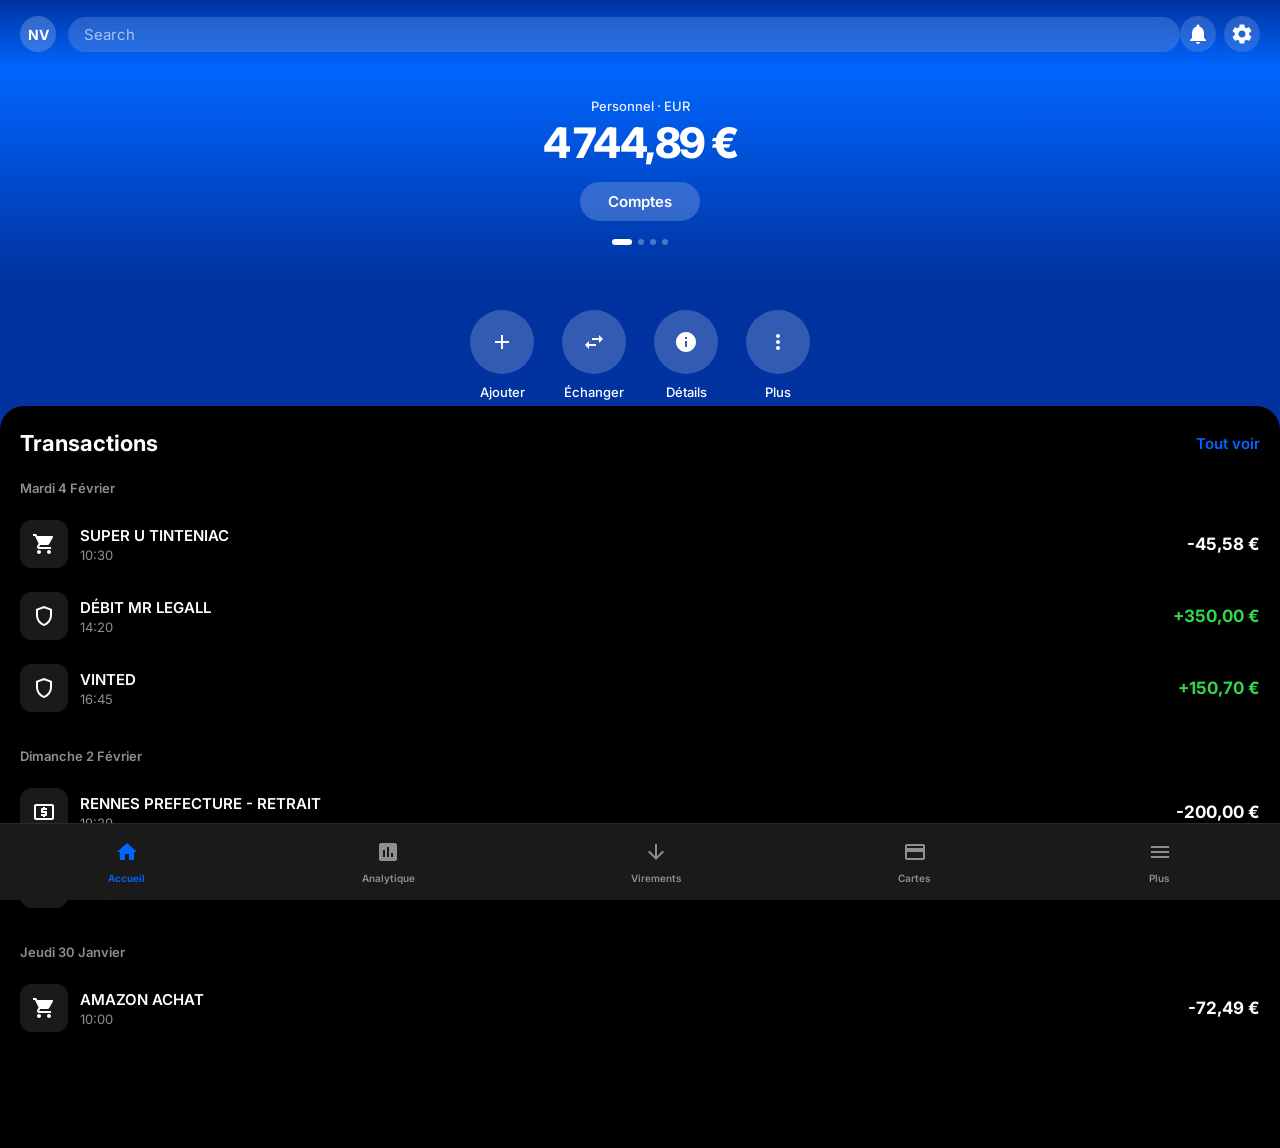
<file: index.html>
<!DOCTYPE html><html lang="fr"><head><meta charset="UTF-8"><meta name="viewport" content="width=device-width,initial-scale=1.0"><title>BankApp</title><link rel="stylesheet" href="styles.css"><style>body{padding-bottom:80px;}</style></head><body><div class="app-header"><div class="header-left"><div class="user-avatar" onclick="window.location.href='profil.html'" id="userAvatar">NV</div><input type="text" class="search-input" placeholder="Search"/></div><div class="header-icons"><div class="header-icon" onclick="window.location.href='notifications.html'" id="hIcon1"></div><div class="header-icon" onclick="window.location.href='menu.html'" id="hIcon2"></div></div></div><div class="balance-section"><div class="account-type">Personnel · EUR</div><div class="main-balance" id="mainBalance">0,00 €</div><button class="accounts-button" onclick="window.location.href='compte.html'">Comptes</button><div class="card-indicators"><div class="card-dot active"></div><div class="card-dot"></div><div class="card-dot"></div><div class="card-dot"></div></div></div><div class="action-buttons"><div class="action-button" onclick="openAddMoneyModal()"><div class="action-circle" id="addIcon"></div><div class="action-label">Ajouter</div></div><div class="action-button" onclick="window.location.href='exchange.html'"><div class="action-circle" id="exchangeIcon"></div><div class="action-label">Échanger</div></div><div class="action-button" onclick="window.location.href='compte.html'"><div class="action-circle" id="detailsIcon"></div><div class="action-label">Détails</div></div><div class="action-button" onclick="window.location.href='menu.html'"><div class="action-circle" id="moreIcon"></div><div class="action-label">Plus</div></div></div><div class="transactions-container"><div class="section-header"><div class="section-title">Transactions</div><a href="transactions.html" class="see-all-link">Tout voir</a></div><div id="transactionsList"></div></div><div id="addMoneyModal" class="modal-overlay hidden"><div class="modal-content"><div class="modal-header"><div class="modal-title">Ajouter de l'argent</div><button class="modal-close" onclick="closeAddMoneyModal()">×</button></div><div style="margin-bottom:20px;"><label style="display:block;font-size:13px;font-weight:600;color:var(--revolut-text-secondary);margin-bottom:8px;">Montant</label><input type="number" id="amountInput" placeholder="0,00" step="0.01" style="font-size:24px;text-align:center;font-weight:700;"/></div><div style="margin-bottom:20px;"><label style="display:block;font-size:13px;font-weight:600;color:var(--revolut-text-secondary);margin-bottom:8px;">Description</label><input type="text" id="descriptionInput" placeholder="Ex: Salaire..."/></div><div style="margin-bottom:20px;"><label style="display:block;font-size:13px;font-weight:600;color:var(--revolut-text-secondary);margin-bottom:8px;">Catégorie</label><select id="categoryInput"><option value="income">Revenu</option><option value="transfer">Virement</option><option value="other">Autre</option></select></div><button class="btn btn-primary" onclick="addMoney()">Confirmer</button></div></div><div class="bottom-nav"><div class="nav-item active" onclick="window.location.href='index.html'"><div id="n1"></div><div class="nav-label">Accueil</div></div><div class="nav-item" onclick="window.location.href='analytics.html'"><div id="n2"></div><div class="nav-label">Analytique</div></div><div class="nav-item" onclick="window.location.href='virement.html'"><div id="n3"></div><div class="nav-label">Virements</div></div><div class="nav-item" onclick="window.location.href='cards.html'"><div id="n4"></div><div class="nav-label">Cartes</div></div><div class="nav-item" onclick="window.location.href='menu.html'"><div id="n5"></div><div class="nav-label">Plus</div></div></div><script src="icons.js"></script><script src="database.js"></script><script>document.getElementById('addIcon').innerHTML=Icons.add;document.getElementById('exchangeIcon').innerHTML=Icons.exchange;document.getElementById('detailsIcon').innerHTML=Icons.details;document.getElementById('moreIcon').innerHTML=Icons.more;document.getElementById('n1').innerHTML=Icons.home;document.getElementById('n2').innerHTML=Icons.stats;document.getElementById('n3').innerHTML=Icons.transfer;document.getElementById('n4').innerHTML=Icons.card;document.getElementById('n5').innerHTML=Icons.menu;document.getElementById('hIcon1').innerHTML=Icons.notifications;document.getElementById('hIcon2').innerHTML=Icons.settings;function loadData(){const user=DB.getUser();document.getElementById('userAvatar').textContent=user.avatar;const totalBalance=DB.getTotalBalance();document.getElementById('mainBalance').textContent=formatCurrency(totalBalance);loadRecentTransactions()}function loadRecentTransactions(){const transactions=DB.getTransactions().slice(0,10);const container=document.getElementById('transactionsList');let currentDate=null;let html='';transactions.forEach(transaction=>{const transactionDate=formatDate(transaction.date);if(transactionDate!==currentDate){html+=`<div class="date-divider">${transactionDate}</div>`;currentDate=transactionDate}const iconName=transaction.category||'shopping';const icon=Icons[iconName]||Icons.shopping;html+=`<div class="transaction-item"><div class="transaction-icon">${icon}</div><div class="transaction-details"><div class="transaction-name">${transaction.description}</div><div class="transaction-time">${formatTime(transaction.date)}</div></div><div class="transaction-amount ${transaction.amount>=0?'positive':'negative'}">${transaction.amount>=0?'+':''}${formatCurrency(transaction.amount)}</div></div>`});container.innerHTML=html}function openAddMoneyModal(){document.getElementById('addMoneyModal').classList.remove('hidden')}function closeAddMoneyModal(){document.getElementById('addMoneyModal').classList.add('hidden');document.getElementById('amountInput').value='';document.getElementById('descriptionInput').value=''}function addMoney(){const amount=parseFloat(document.getElementById('amountInput').value);const description=document.getElementById('descriptionInput').value;const category=document.getElementById('categoryInput').value;if(!amount||!description){showToast('Veuillez remplir tous les champs','error');return}DB.addTransaction({accountId:1,description:description,amount:amount,category:category});showToast('Transaction ajoutée avec succès','success');closeAddMoneyModal();loadData()}window.addEventListener('DOMContentLoaded',loadData);</script></body></html>
</file>
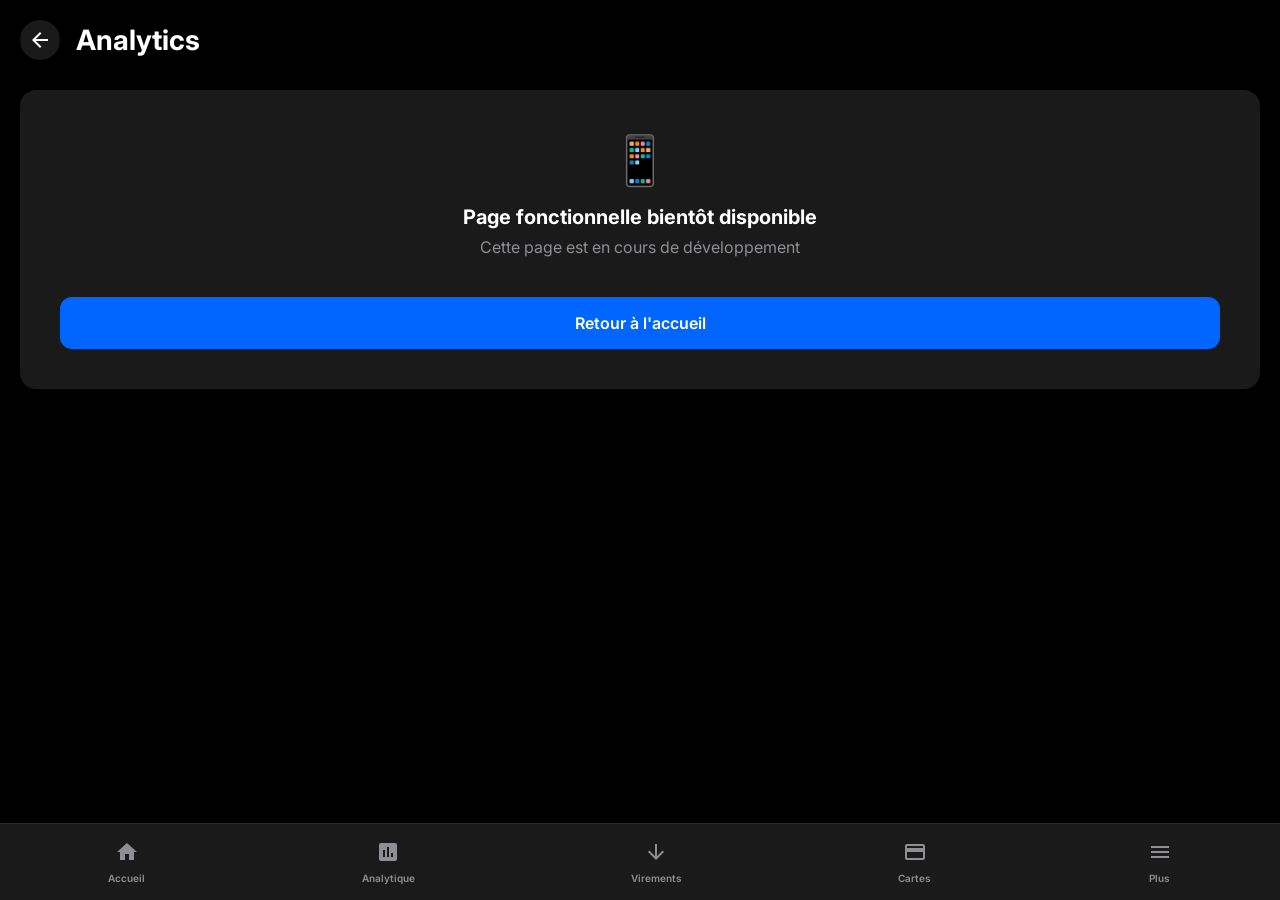
<file: analytics.html>
<!DOCTYPE html>
<html lang="fr">
<head>
<meta charset="UTF-8">
<meta name="viewport" content="width=device-width,initial-scale=1.0">
<title>Analytics</title>
<link rel="stylesheet" href="styles.css">
</head>
<body style="padding:20px;padding-bottom:100px">
<div style="display:flex;align-items:center;gap:16px;margin-bottom:30px">
<button style="width:40px;height:40px;background:var(--revolut-card);border-radius:50%;display:flex;align-items:center;justify-content:center;cursor:pointer;color:white;border:none" onclick="window.location.href='index.html'" id="backBtn"></button>
<div style="font-size:28px;font-weight:700">Analytics</div>
</div>
<div style="background:var(--revolut-card);border-radius:16px;padding:40px;text-align:center">
<div style="font-size:48px;margin-bottom:16px">📱</div>
<div style="font-size:20px;font-weight:700;margin-bottom:8px">Page fonctionnelle bientôt disponible</div>
<div style="color:var(--revolut-text-secondary);margin-bottom:20px">Cette page est en cours de développement</div>
<button class="btn btn-primary" onclick="window.location.href='index.html'" style="margin-top:20px">Retour à l'accueil</button>
</div>
<div class="bottom-nav">
<div class="nav-item" onclick="window.location.href='index.html'"><div id="n1"></div><div class="nav-label">Accueil</div></div>
<div class="nav-item" onclick="window.location.href='analytics.html'"><div id="n2"></div><div class="nav-label">Analytique</div></div>
<div class="nav-item" onclick="window.location.href='virement.html'"><div id="n3"></div><div class="nav-label">Virements</div></div>
<div class="nav-item" onclick="window.location.href='cards.html'"><div id="n4"></div><div class="nav-label">Cartes</div></div>
<div class="nav-item" onclick="window.location.href='menu.html'"><div id="n5"></div><div class="nav-label">Plus</div></div>
</div>
<script src="icons.js"></script>
<script>
document.getElementById('backBtn').innerHTML=Icons.back;
document.getElementById('n1').innerHTML=Icons.home;
document.getElementById('n2').innerHTML=Icons.stats;
document.getElementById('n3').innerHTML=Icons.transfer;
document.getElementById('n4').innerHTML=Icons.card;
document.getElementById('n5').innerHTML=Icons.menu;
</script>
</body>
</html>
</file>
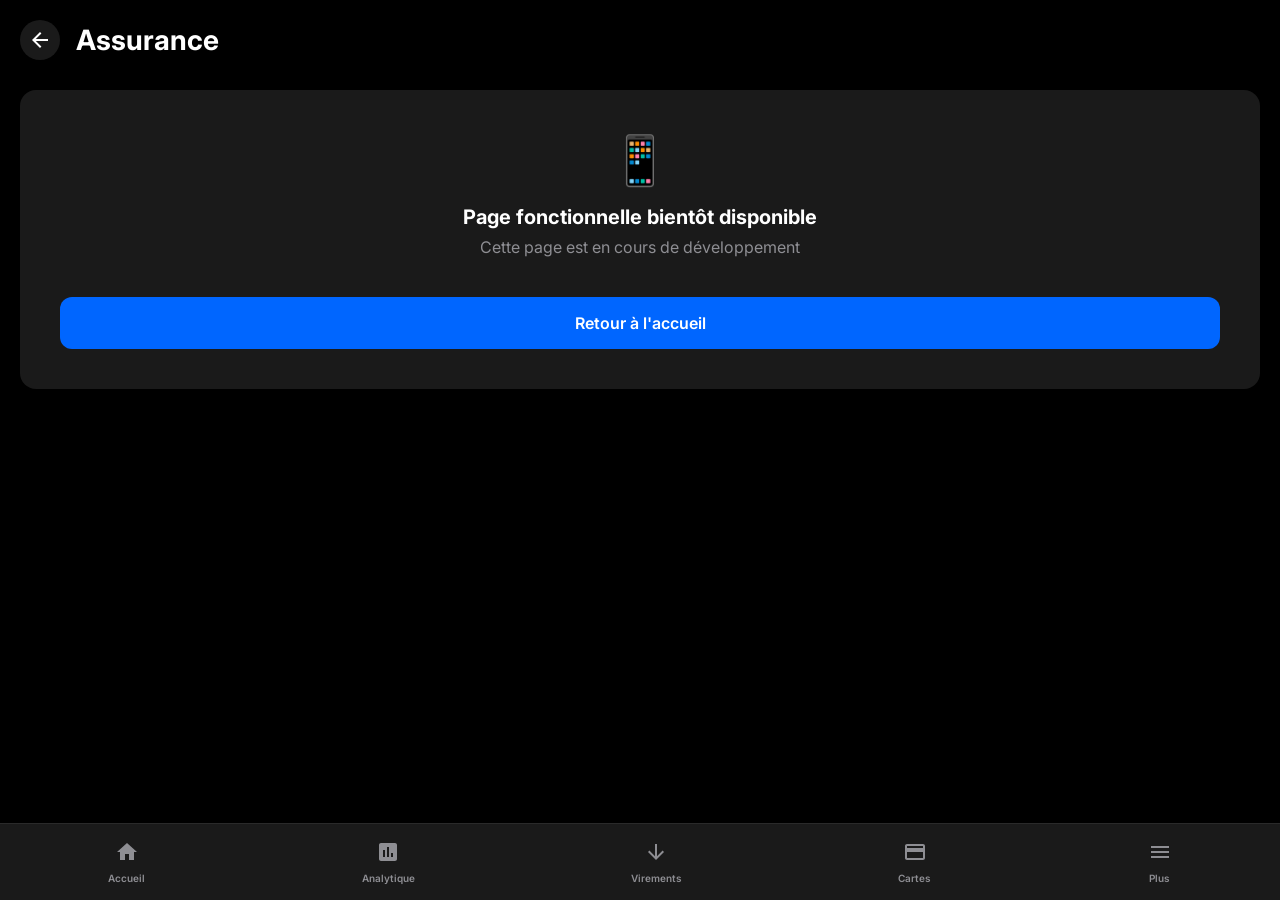
<file: assurance.html>
<!DOCTYPE html>
<html lang="fr">
<head>
<meta charset="UTF-8">
<meta name="viewport" content="width=device-width,initial-scale=1.0">
<title>Assurance</title>
<link rel="stylesheet" href="styles.css">
</head>
<body style="padding:20px;padding-bottom:100px">
<div style="display:flex;align-items:center;gap:16px;margin-bottom:30px">
<button style="width:40px;height:40px;background:var(--revolut-card);border-radius:50%;display:flex;align-items:center;justify-content:center;cursor:pointer;color:white;border:none" onclick="window.location.href='index.html'" id="backBtn"></button>
<div style="font-size:28px;font-weight:700">Assurance</div>
</div>
<div style="background:var(--revolut-card);border-radius:16px;padding:40px;text-align:center">
<div style="font-size:48px;margin-bottom:16px">📱</div>
<div style="font-size:20px;font-weight:700;margin-bottom:8px">Page fonctionnelle bientôt disponible</div>
<div style="color:var(--revolut-text-secondary);margin-bottom:20px">Cette page est en cours de développement</div>
<button class="btn btn-primary" onclick="window.location.href='index.html'" style="margin-top:20px">Retour à l'accueil</button>
</div>
<div class="bottom-nav">
<div class="nav-item" onclick="window.location.href='index.html'"><div id="n1"></div><div class="nav-label">Accueil</div></div>
<div class="nav-item" onclick="window.location.href='analytics.html'"><div id="n2"></div><div class="nav-label">Analytique</div></div>
<div class="nav-item" onclick="window.location.href='virement.html'"><div id="n3"></div><div class="nav-label">Virements</div></div>
<div class="nav-item" onclick="window.location.href='cards.html'"><div id="n4"></div><div class="nav-label">Cartes</div></div>
<div class="nav-item" onclick="window.location.href='menu.html'"><div id="n5"></div><div class="nav-label">Plus</div></div>
</div>
<script src="icons.js"></script>
<script>
document.getElementById('backBtn').innerHTML=Icons.back;
document.getElementById('n1').innerHTML=Icons.home;
document.getElementById('n2').innerHTML=Icons.stats;
document.getElementById('n3').innerHTML=Icons.transfer;
document.getElementById('n4').innerHTML=Icons.card;
document.getElementById('n5').innerHTML=Icons.menu;
</script>
</body>
</html>
</file>
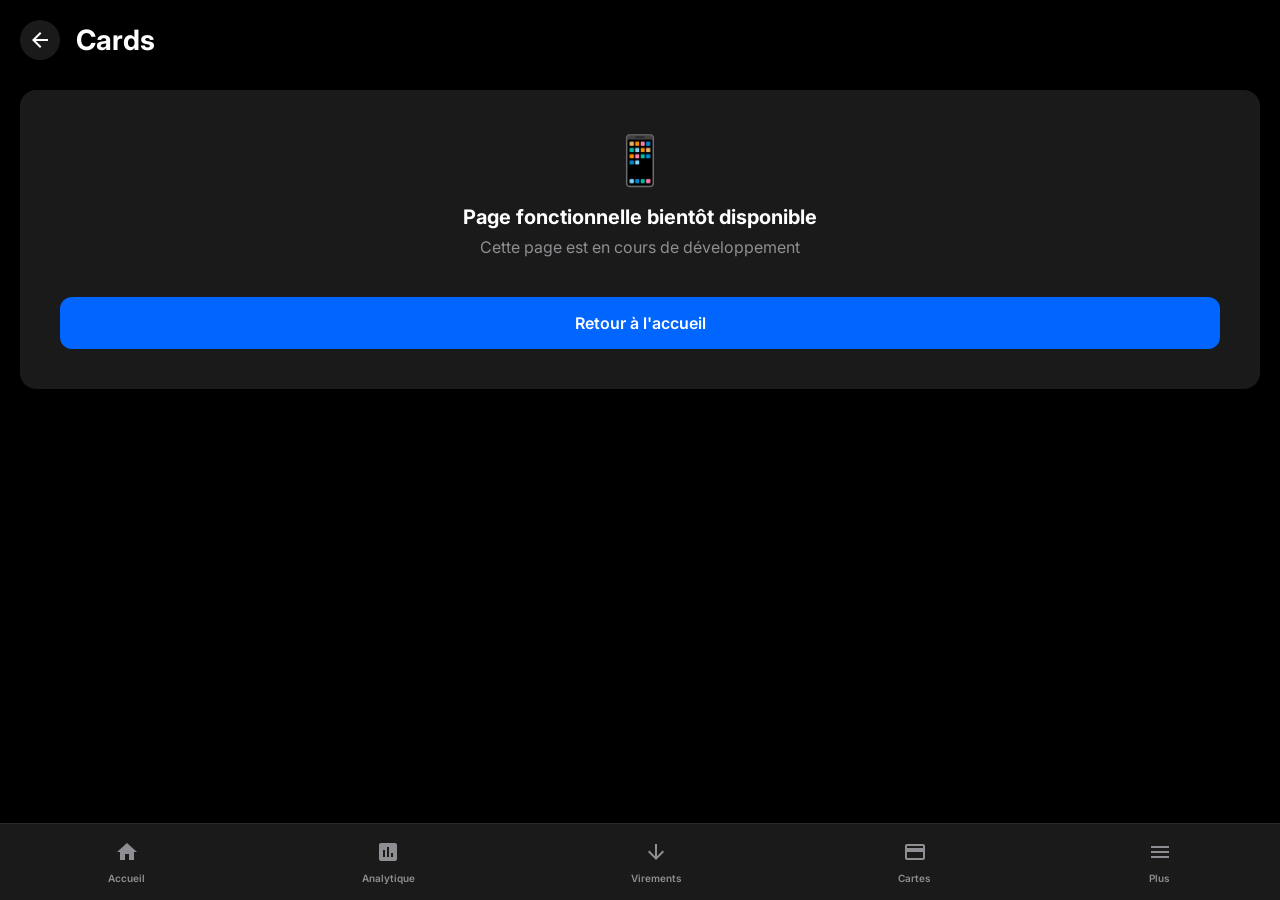
<file: cards.html>
<!DOCTYPE html>
<html lang="fr">
<head>
<meta charset="UTF-8">
<meta name="viewport" content="width=device-width,initial-scale=1.0">
<title>Cards</title>
<link rel="stylesheet" href="styles.css">
</head>
<body style="padding:20px;padding-bottom:100px">
<div style="display:flex;align-items:center;gap:16px;margin-bottom:30px">
<button style="width:40px;height:40px;background:var(--revolut-card);border-radius:50%;display:flex;align-items:center;justify-content:center;cursor:pointer;color:white;border:none" onclick="window.location.href='index.html'" id="backBtn"></button>
<div style="font-size:28px;font-weight:700">Cards</div>
</div>
<div style="background:var(--revolut-card);border-radius:16px;padding:40px;text-align:center">
<div style="font-size:48px;margin-bottom:16px">📱</div>
<div style="font-size:20px;font-weight:700;margin-bottom:8px">Page fonctionnelle bientôt disponible</div>
<div style="color:var(--revolut-text-secondary);margin-bottom:20px">Cette page est en cours de développement</div>
<button class="btn btn-primary" onclick="window.location.href='index.html'" style="margin-top:20px">Retour à l'accueil</button>
</div>
<div class="bottom-nav">
<div class="nav-item" onclick="window.location.href='index.html'"><div id="n1"></div><div class="nav-label">Accueil</div></div>
<div class="nav-item" onclick="window.location.href='analytics.html'"><div id="n2"></div><div class="nav-label">Analytique</div></div>
<div class="nav-item" onclick="window.location.href='virement.html'"><div id="n3"></div><div class="nav-label">Virements</div></div>
<div class="nav-item" onclick="window.location.href='cards.html'"><div id="n4"></div><div class="nav-label">Cartes</div></div>
<div class="nav-item" onclick="window.location.href='menu.html'"><div id="n5"></div><div class="nav-label">Plus</div></div>
</div>
<script src="icons.js"></script>
<script>
document.getElementById('backBtn').innerHTML=Icons.back;
document.getElementById('n1').innerHTML=Icons.home;
document.getElementById('n2').innerHTML=Icons.stats;
document.getElementById('n3').innerHTML=Icons.transfer;
document.getElementById('n4').innerHTML=Icons.card;
document.getElementById('n5').innerHTML=Icons.menu;
</script>
</body>
</html>
</file>
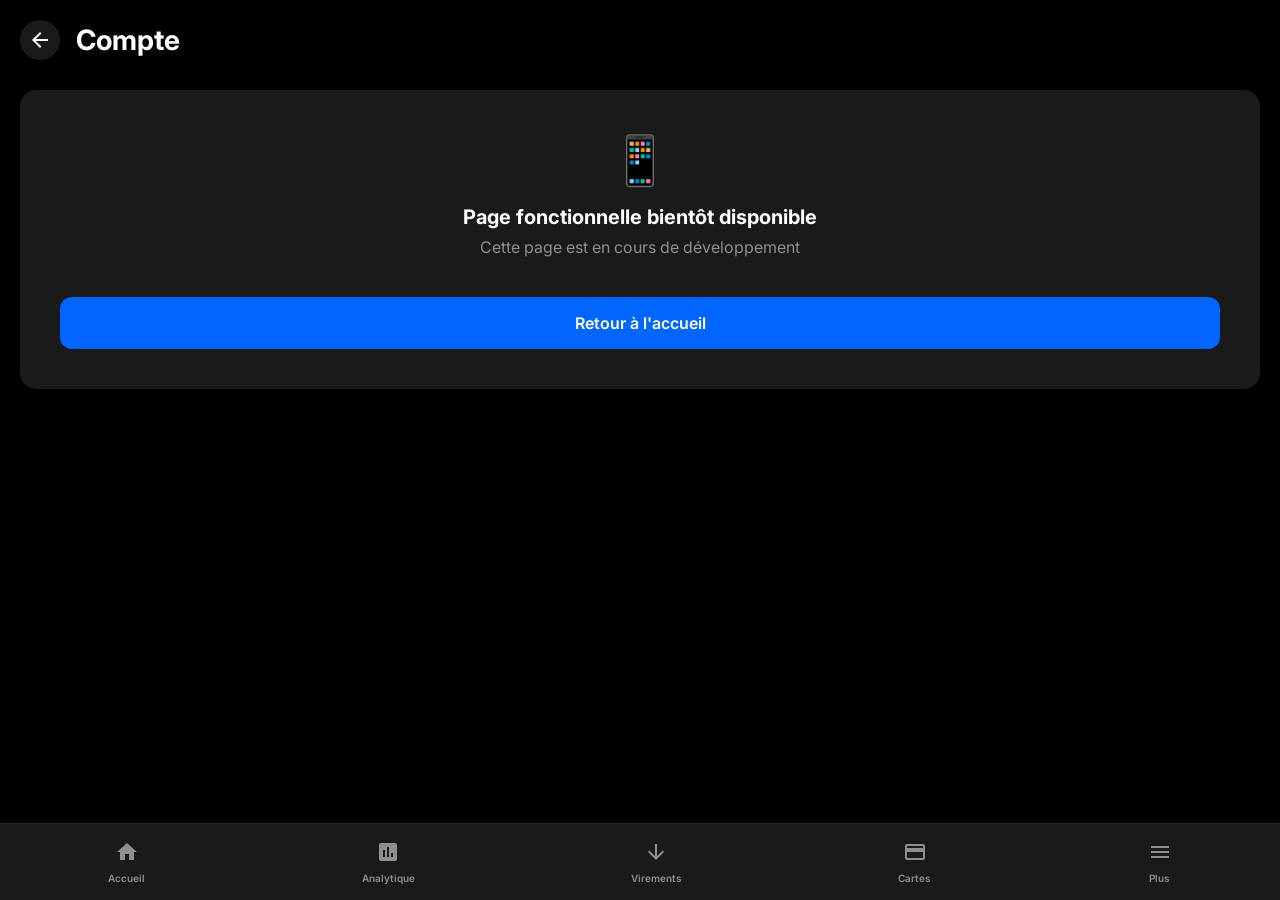
<file: compte.html>
<!DOCTYPE html>
<html lang="fr">
<head>
<meta charset="UTF-8">
<meta name="viewport" content="width=device-width,initial-scale=1.0">
<title>Compte</title>
<link rel="stylesheet" href="styles.css">
</head>
<body style="padding:20px;padding-bottom:100px">
<div style="display:flex;align-items:center;gap:16px;margin-bottom:30px">
<button style="width:40px;height:40px;background:var(--revolut-card);border-radius:50%;display:flex;align-items:center;justify-content:center;cursor:pointer;color:white;border:none" onclick="window.location.href='index.html'" id="backBtn"></button>
<div style="font-size:28px;font-weight:700">Compte</div>
</div>
<div style="background:var(--revolut-card);border-radius:16px;padding:40px;text-align:center">
<div style="font-size:48px;margin-bottom:16px">📱</div>
<div style="font-size:20px;font-weight:700;margin-bottom:8px">Page fonctionnelle bientôt disponible</div>
<div style="color:var(--revolut-text-secondary);margin-bottom:20px">Cette page est en cours de développement</div>
<button class="btn btn-primary" onclick="window.location.href='index.html'" style="margin-top:20px">Retour à l'accueil</button>
</div>
<div class="bottom-nav">
<div class="nav-item" onclick="window.location.href='index.html'"><div id="n1"></div><div class="nav-label">Accueil</div></div>
<div class="nav-item" onclick="window.location.href='analytics.html'"><div id="n2"></div><div class="nav-label">Analytique</div></div>
<div class="nav-item" onclick="window.location.href='virement.html'"><div id="n3"></div><div class="nav-label">Virements</div></div>
<div class="nav-item" onclick="window.location.href='cards.html'"><div id="n4"></div><div class="nav-label">Cartes</div></div>
<div class="nav-item" onclick="window.location.href='menu.html'"><div id="n5"></div><div class="nav-label">Plus</div></div>
</div>
<script src="icons.js"></script>
<script>
document.getElementById('backBtn').innerHTML=Icons.back;
document.getElementById('n1').innerHTML=Icons.home;
document.getElementById('n2').innerHTML=Icons.stats;
document.getElementById('n3').innerHTML=Icons.transfer;
document.getElementById('n4').innerHTML=Icons.card;
document.getElementById('n5').innerHTML=Icons.menu;
</script>
</body>
</html>
</file>
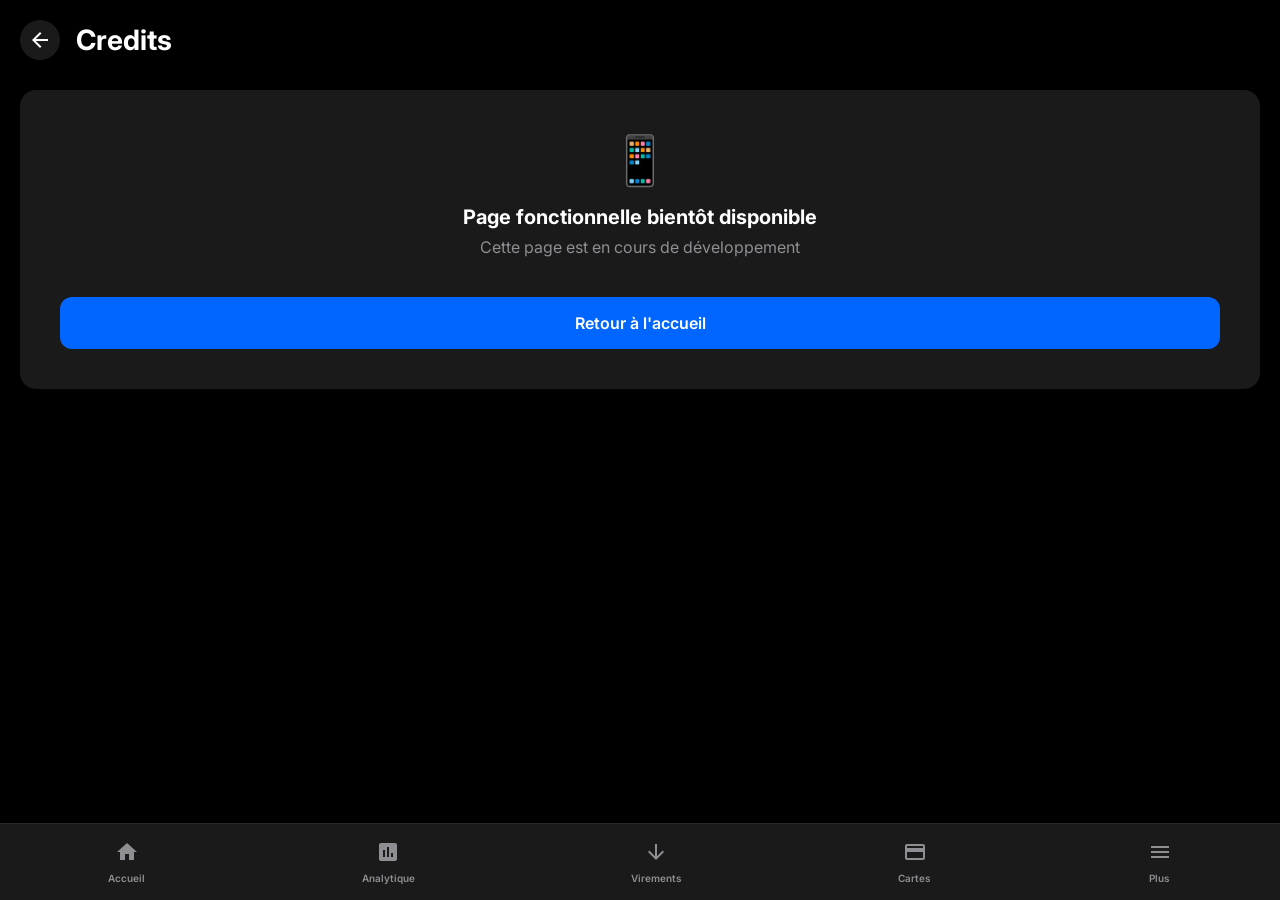
<file: credits.html>
<!DOCTYPE html>
<html lang="fr">
<head>
<meta charset="UTF-8">
<meta name="viewport" content="width=device-width,initial-scale=1.0">
<title>Credits</title>
<link rel="stylesheet" href="styles.css">
</head>
<body style="padding:20px;padding-bottom:100px">
<div style="display:flex;align-items:center;gap:16px;margin-bottom:30px">
<button style="width:40px;height:40px;background:var(--revolut-card);border-radius:50%;display:flex;align-items:center;justify-content:center;cursor:pointer;color:white;border:none" onclick="window.location.href='index.html'" id="backBtn"></button>
<div style="font-size:28px;font-weight:700">Credits</div>
</div>
<div style="background:var(--revolut-card);border-radius:16px;padding:40px;text-align:center">
<div style="font-size:48px;margin-bottom:16px">📱</div>
<div style="font-size:20px;font-weight:700;margin-bottom:8px">Page fonctionnelle bientôt disponible</div>
<div style="color:var(--revolut-text-secondary);margin-bottom:20px">Cette page est en cours de développement</div>
<button class="btn btn-primary" onclick="window.location.href='index.html'" style="margin-top:20px">Retour à l'accueil</button>
</div>
<div class="bottom-nav">
<div class="nav-item" onclick="window.location.href='index.html'"><div id="n1"></div><div class="nav-label">Accueil</div></div>
<div class="nav-item" onclick="window.location.href='analytics.html'"><div id="n2"></div><div class="nav-label">Analytique</div></div>
<div class="nav-item" onclick="window.location.href='virement.html'"><div id="n3"></div><div class="nav-label">Virements</div></div>
<div class="nav-item" onclick="window.location.href='cards.html'"><div id="n4"></div><div class="nav-label">Cartes</div></div>
<div class="nav-item" onclick="window.location.href='menu.html'"><div id="n5"></div><div class="nav-label">Plus</div></div>
</div>
<script src="icons.js"></script>
<script>
document.getElementById('backBtn').innerHTML=Icons.back;
document.getElementById('n1').innerHTML=Icons.home;
document.getElementById('n2').innerHTML=Icons.stats;
document.getElementById('n3').innerHTML=Icons.transfer;
document.getElementById('n4').innerHTML=Icons.card;
document.getElementById('n5').innerHTML=Icons.menu;
</script>
</body>
</html>
</file>
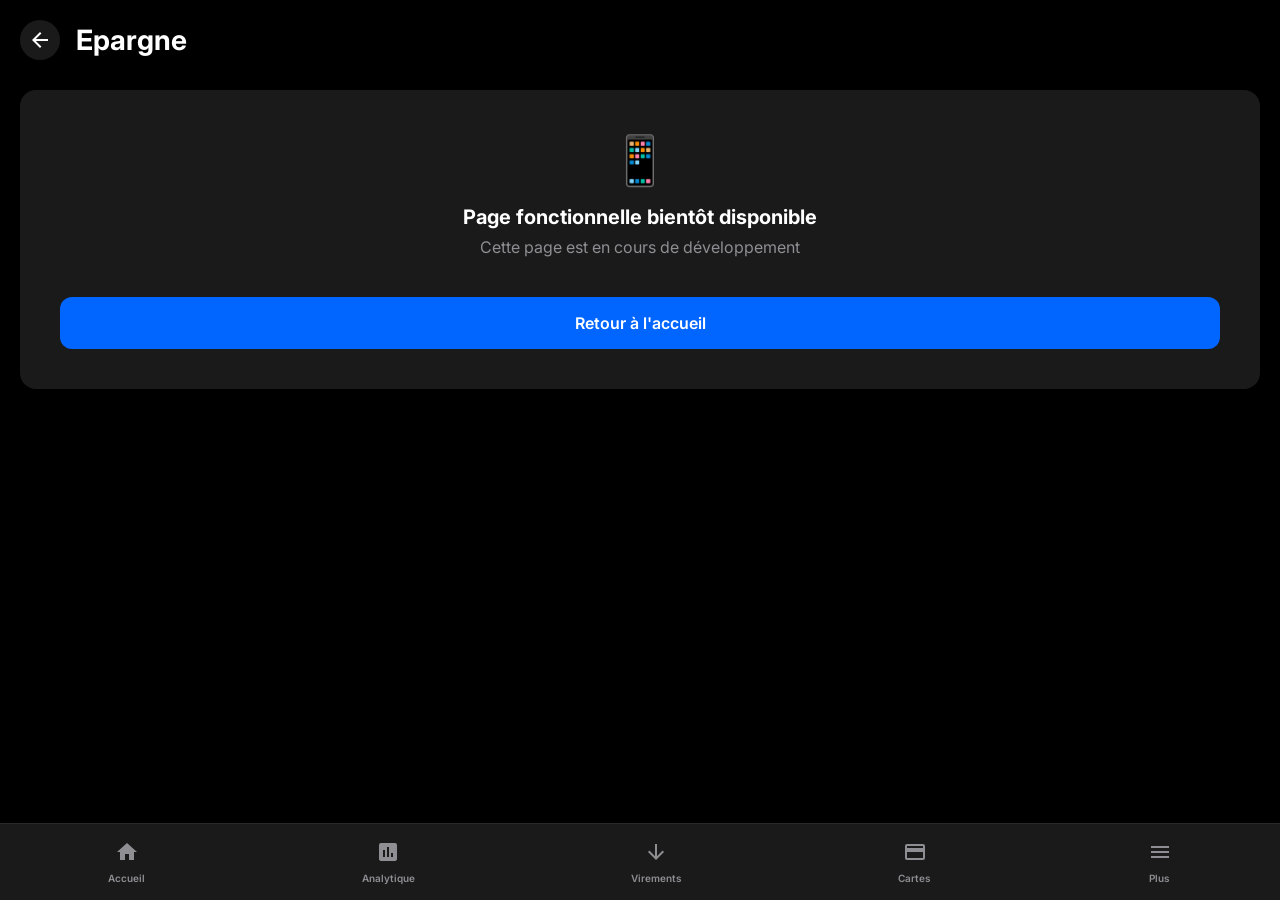
<file: epargne.html>
<!DOCTYPE html>
<html lang="fr">
<head>
<meta charset="UTF-8">
<meta name="viewport" content="width=device-width,initial-scale=1.0">
<title>Epargne</title>
<link rel="stylesheet" href="styles.css">
</head>
<body style="padding:20px;padding-bottom:100px">
<div style="display:flex;align-items:center;gap:16px;margin-bottom:30px">
<button style="width:40px;height:40px;background:var(--revolut-card);border-radius:50%;display:flex;align-items:center;justify-content:center;cursor:pointer;color:white;border:none" onclick="window.location.href='index.html'" id="backBtn"></button>
<div style="font-size:28px;font-weight:700">Epargne</div>
</div>
<div style="background:var(--revolut-card);border-radius:16px;padding:40px;text-align:center">
<div style="font-size:48px;margin-bottom:16px">📱</div>
<div style="font-size:20px;font-weight:700;margin-bottom:8px">Page fonctionnelle bientôt disponible</div>
<div style="color:var(--revolut-text-secondary);margin-bottom:20px">Cette page est en cours de développement</div>
<button class="btn btn-primary" onclick="window.location.href='index.html'" style="margin-top:20px">Retour à l'accueil</button>
</div>
<div class="bottom-nav">
<div class="nav-item" onclick="window.location.href='index.html'"><div id="n1"></div><div class="nav-label">Accueil</div></div>
<div class="nav-item" onclick="window.location.href='analytics.html'"><div id="n2"></div><div class="nav-label">Analytique</div></div>
<div class="nav-item" onclick="window.location.href='virement.html'"><div id="n3"></div><div class="nav-label">Virements</div></div>
<div class="nav-item" onclick="window.location.href='cards.html'"><div id="n4"></div><div class="nav-label">Cartes</div></div>
<div class="nav-item" onclick="window.location.href='menu.html'"><div id="n5"></div><div class="nav-label">Plus</div></div>
</div>
<script src="icons.js"></script>
<script>
document.getElementById('backBtn').innerHTML=Icons.back;
document.getElementById('n1').innerHTML=Icons.home;
document.getElementById('n2').innerHTML=Icons.stats;
document.getElementById('n3').innerHTML=Icons.transfer;
document.getElementById('n4').innerHTML=Icons.card;
document.getElementById('n5').innerHTML=Icons.menu;
</script>
</body>
</html>
</file>
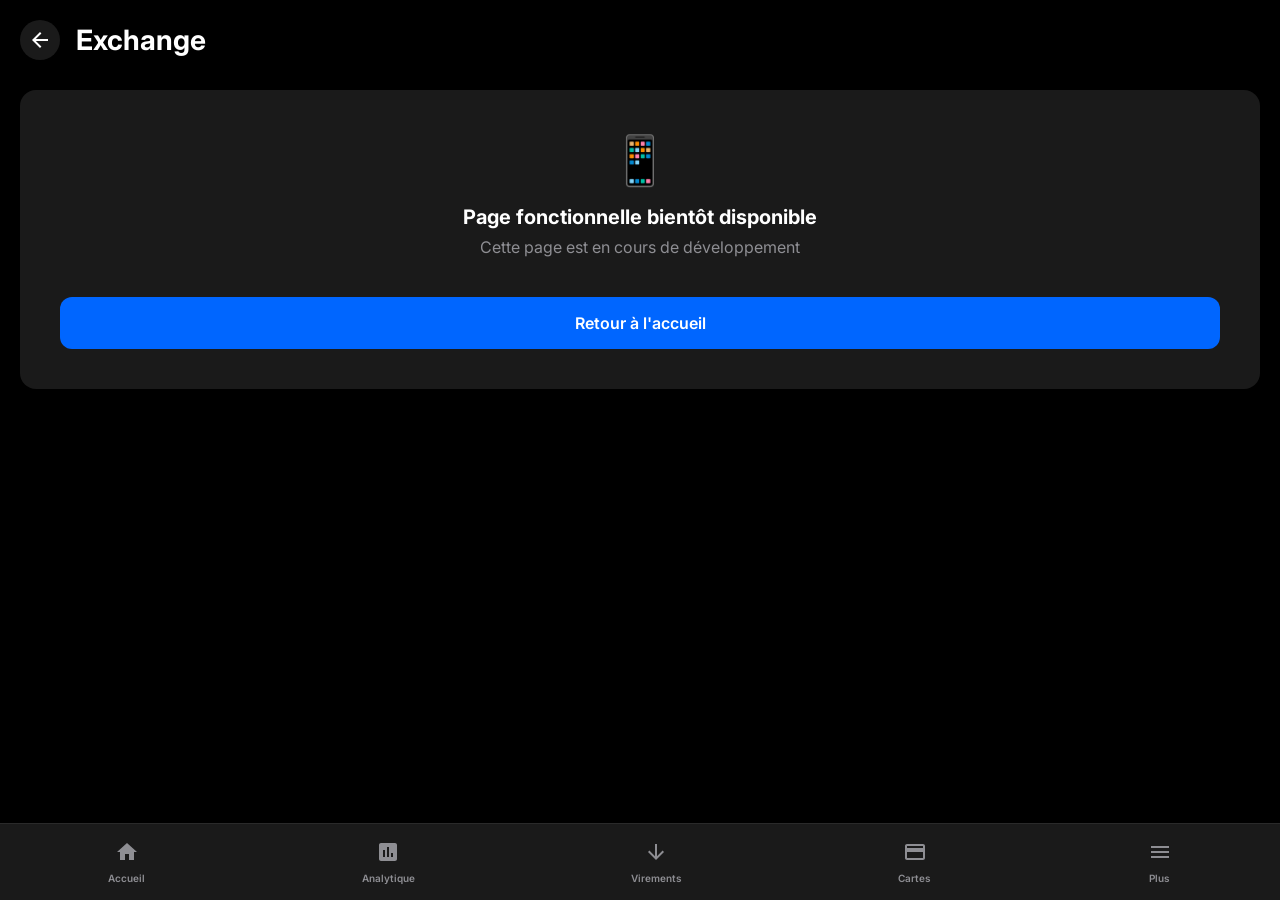
<file: exchange.html>
<!DOCTYPE html>
<html lang="fr">
<head>
<meta charset="UTF-8">
<meta name="viewport" content="width=device-width,initial-scale=1.0">
<title>Exchange</title>
<link rel="stylesheet" href="styles.css">
</head>
<body style="padding:20px;padding-bottom:100px">
<div style="display:flex;align-items:center;gap:16px;margin-bottom:30px">
<button style="width:40px;height:40px;background:var(--revolut-card);border-radius:50%;display:flex;align-items:center;justify-content:center;cursor:pointer;color:white;border:none" onclick="window.location.href='index.html'" id="backBtn"></button>
<div style="font-size:28px;font-weight:700">Exchange</div>
</div>
<div style="background:var(--revolut-card);border-radius:16px;padding:40px;text-align:center">
<div style="font-size:48px;margin-bottom:16px">📱</div>
<div style="font-size:20px;font-weight:700;margin-bottom:8px">Page fonctionnelle bientôt disponible</div>
<div style="color:var(--revolut-text-secondary);margin-bottom:20px">Cette page est en cours de développement</div>
<button class="btn btn-primary" onclick="window.location.href='index.html'" style="margin-top:20px">Retour à l'accueil</button>
</div>
<div class="bottom-nav">
<div class="nav-item" onclick="window.location.href='index.html'"><div id="n1"></div><div class="nav-label">Accueil</div></div>
<div class="nav-item" onclick="window.location.href='analytics.html'"><div id="n2"></div><div class="nav-label">Analytique</div></div>
<div class="nav-item" onclick="window.location.href='virement.html'"><div id="n3"></div><div class="nav-label">Virements</div></div>
<div class="nav-item" onclick="window.location.href='cards.html'"><div id="n4"></div><div class="nav-label">Cartes</div></div>
<div class="nav-item" onclick="window.location.href='menu.html'"><div id="n5"></div><div class="nav-label">Plus</div></div>
</div>
<script src="icons.js"></script>
<script>
document.getElementById('backBtn').innerHTML=Icons.back;
document.getElementById('n1').innerHTML=Icons.home;
document.getElementById('n2').innerHTML=Icons.stats;
document.getElementById('n3').innerHTML=Icons.transfer;
document.getElementById('n4').innerHTML=Icons.card;
document.getElementById('n5').innerHTML=Icons.menu;
</script>
</body>
</html>
</file>
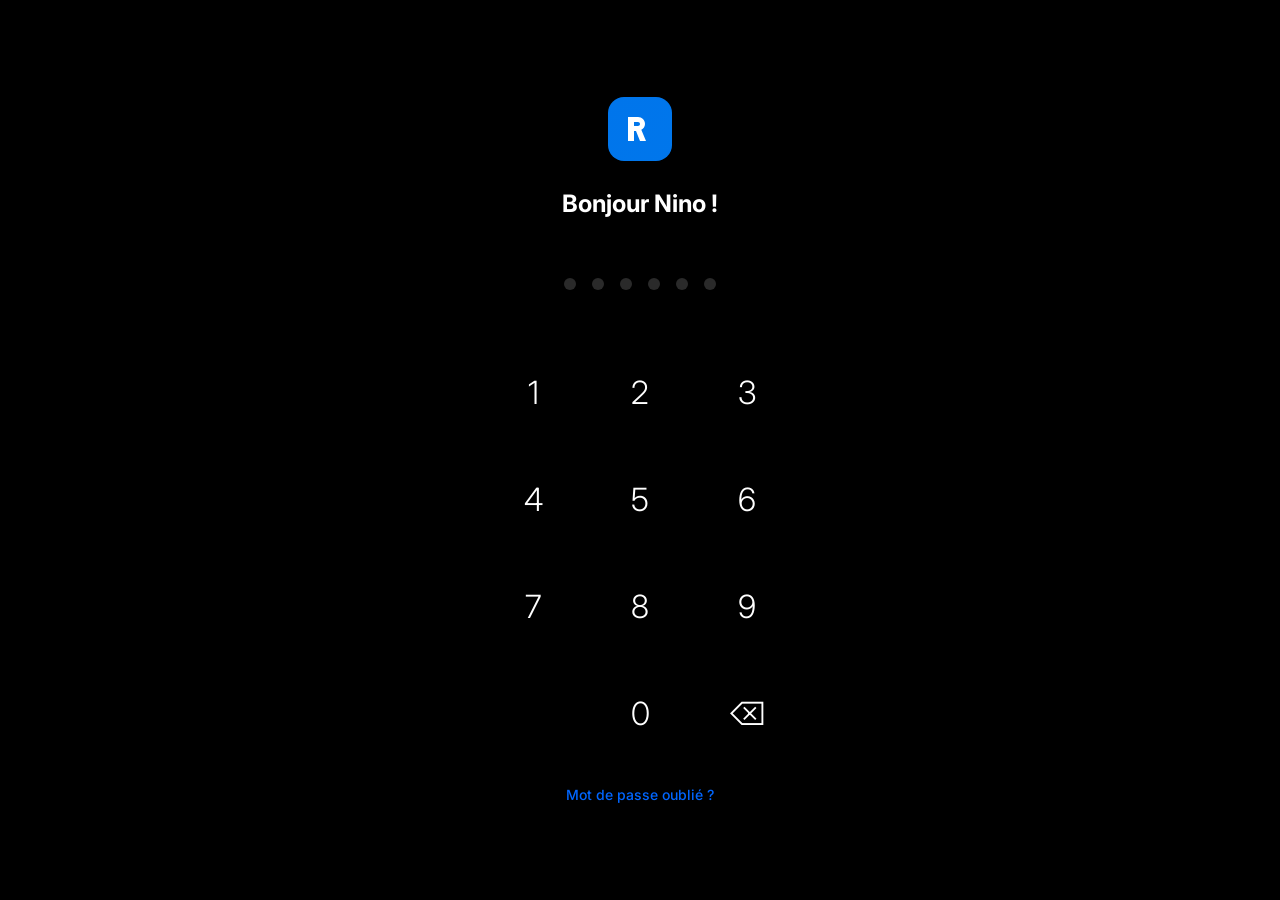
<file: lock.html>
<!DOCTYPE html>
<html lang="fr">
<head><meta charset="UTF-8"><meta name="viewport" content="width=device-width,initial-scale=1.0"><title>BankApp</title><link rel="stylesheet" href="styles.css"></head>
<body>
<div class="lock-screen">
<div class="lock-logo" id="logoContainer"></div>
<div class="lock-greeting">Bonjour Nino !</div>
<div class="pin-dots">
<div class="pin-dot" id="dot1"></div><div class="pin-dot" id="dot2"></div><div class="pin-dot" id="dot3"></div>
<div class="pin-dot" id="dot4"></div><div class="pin-dot" id="dot5"></div><div class="pin-dot" id="dot6"></div>
</div>
<div class="keypad">
<button class="key" onclick="enterDigit('1')">1</button><button class="key" onclick="enterDigit('2')">2</button><button class="key" onclick="enterDigit('3')">3</button>
<button class="key" onclick="enterDigit('4')">4</button><button class="key" onclick="enterDigit('5')">5</button><button class="key" onclick="enterDigit('6')">6</button>
<button class="key" onclick="enterDigit('7')">7</button><button class="key" onclick="enterDigit('8')">8</button><button class="key" onclick="enterDigit('9')">9</button>
<button class="key empty"></button><button class="key" onclick="enterDigit('0')">0</button><button class="key" onclick="deleteDigit()">⌫</button>
</div>
<a href="#" class="forgot-pin" onclick="forgotPin();return false;">Mot de passe oublié ?</a>
</div>
<script src="icons.js"></script>
<script src="database.js"></script>
<script>
let enteredPIN='';const correctPIN='200506';
document.getElementById('logoContainer').innerHTML=Icons.logo;
function enterDigit(digit){if(enteredPIN.length<6){enteredPIN+=digit;updateDots();if(enteredPIN.length===6)checkPIN()}}
function deleteDigit(){if(enteredPIN.length>0){enteredPIN=enteredPIN.slice(0,-1);updateDots()}}
function updateDots(){for(let i=1;i<=6;i++){const dot=document.getElementById(`dot${i}`);dot.classList.remove('filled','error');if(i<=enteredPIN.length)dot.classList.add('filled')}}
function checkPIN(){if(enteredPIN===correctPIN){for(let i=1;i<=6;i++)document.getElementById(`dot${i}`).classList.add('filled');setTimeout(()=>window.location.href='index.html',500)}else{for(let i=1;i<=6;i++)document.getElementById(`dot${i}`).classList.add('error');if(navigator.vibrate)navigator.vibrate([100,50,100]);setTimeout(()=>{enteredPIN='';updateDots()},500)}}
function forgotPin(){alert('Code PIN : 200506')}
document.addEventListener('keydown',(e)=>{if(e.key>='0'&&e.key<='9')enterDigit(e.key);else if(e.key==='Backspace')deleteDigit();else if(e.key==='Enter'&&enteredPIN.length===6)checkPIN()});
</script>
</body>
</html>
</file>
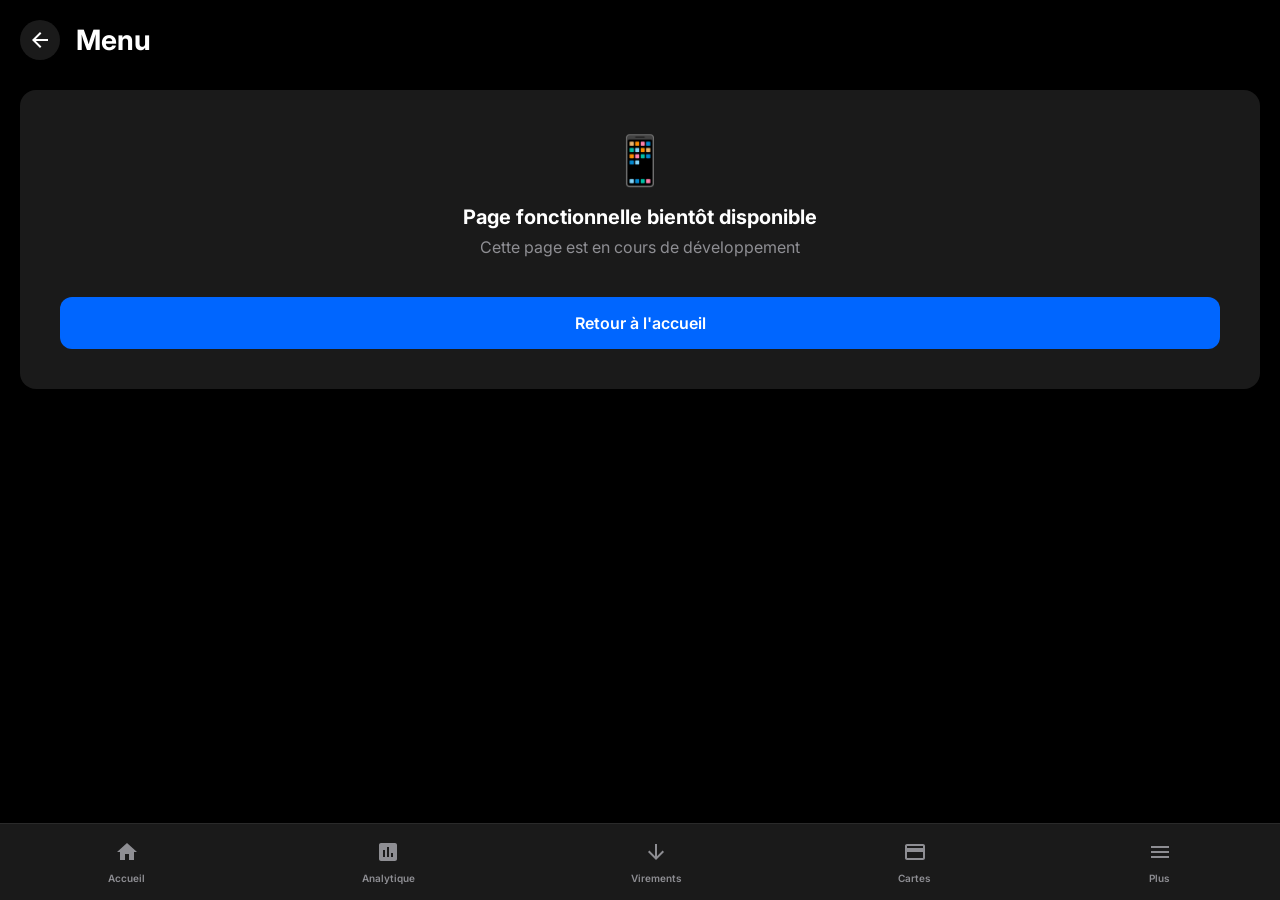
<file: menu.html>
<!DOCTYPE html>
<html lang="fr">
<head>
<meta charset="UTF-8">
<meta name="viewport" content="width=device-width,initial-scale=1.0">
<title>Menu</title>
<link rel="stylesheet" href="styles.css">
</head>
<body style="padding:20px;padding-bottom:100px">
<div style="display:flex;align-items:center;gap:16px;margin-bottom:30px">
<button style="width:40px;height:40px;background:var(--revolut-card);border-radius:50%;display:flex;align-items:center;justify-content:center;cursor:pointer;color:white;border:none" onclick="window.location.href='index.html'" id="backBtn"></button>
<div style="font-size:28px;font-weight:700">Menu</div>
</div>
<div style="background:var(--revolut-card);border-radius:16px;padding:40px;text-align:center">
<div style="font-size:48px;margin-bottom:16px">📱</div>
<div style="font-size:20px;font-weight:700;margin-bottom:8px">Page fonctionnelle bientôt disponible</div>
<div style="color:var(--revolut-text-secondary);margin-bottom:20px">Cette page est en cours de développement</div>
<button class="btn btn-primary" onclick="window.location.href='index.html'" style="margin-top:20px">Retour à l'accueil</button>
</div>
<div class="bottom-nav">
<div class="nav-item" onclick="window.location.href='index.html'"><div id="n1"></div><div class="nav-label">Accueil</div></div>
<div class="nav-item" onclick="window.location.href='analytics.html'"><div id="n2"></div><div class="nav-label">Analytique</div></div>
<div class="nav-item" onclick="window.location.href='virement.html'"><div id="n3"></div><div class="nav-label">Virements</div></div>
<div class="nav-item" onclick="window.location.href='cards.html'"><div id="n4"></div><div class="nav-label">Cartes</div></div>
<div class="nav-item" onclick="window.location.href='menu.html'"><div id="n5"></div><div class="nav-label">Plus</div></div>
</div>
<script src="icons.js"></script>
<script>
document.getElementById('backBtn').innerHTML=Icons.back;
document.getElementById('n1').innerHTML=Icons.home;
document.getElementById('n2').innerHTML=Icons.stats;
document.getElementById('n3').innerHTML=Icons.transfer;
document.getElementById('n4').innerHTML=Icons.card;
document.getElementById('n5').innerHTML=Icons.menu;
</script>
</body>
</html>
</file>
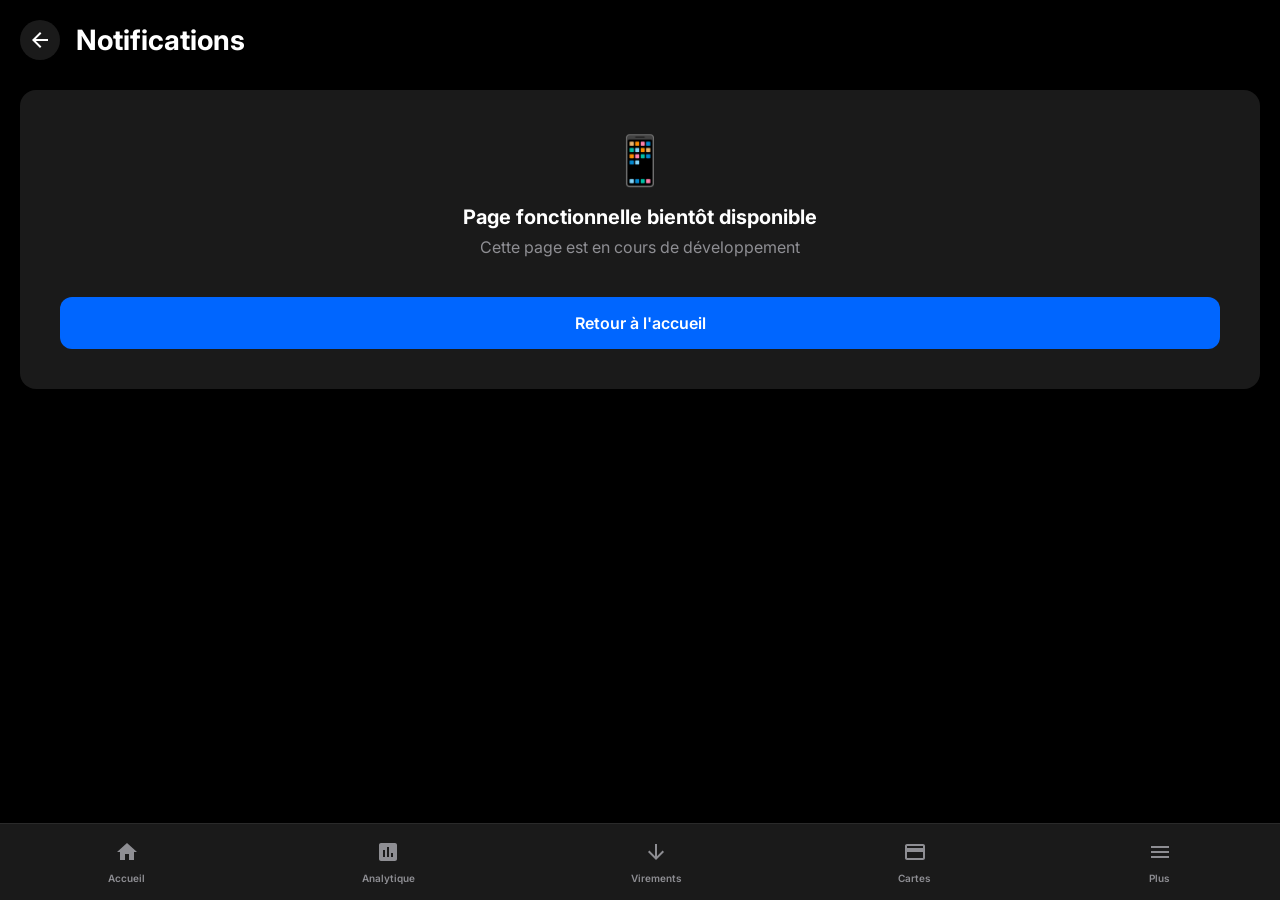
<file: notifications.html>
<!DOCTYPE html>
<html lang="fr">
<head>
<meta charset="UTF-8">
<meta name="viewport" content="width=device-width,initial-scale=1.0">
<title>Notifications</title>
<link rel="stylesheet" href="styles.css">
</head>
<body style="padding:20px;padding-bottom:100px">
<div style="display:flex;align-items:center;gap:16px;margin-bottom:30px">
<button style="width:40px;height:40px;background:var(--revolut-card);border-radius:50%;display:flex;align-items:center;justify-content:center;cursor:pointer;color:white;border:none" onclick="window.location.href='index.html'" id="backBtn"></button>
<div style="font-size:28px;font-weight:700">Notifications</div>
</div>
<div style="background:var(--revolut-card);border-radius:16px;padding:40px;text-align:center">
<div style="font-size:48px;margin-bottom:16px">📱</div>
<div style="font-size:20px;font-weight:700;margin-bottom:8px">Page fonctionnelle bientôt disponible</div>
<div style="color:var(--revolut-text-secondary);margin-bottom:20px">Cette page est en cours de développement</div>
<button class="btn btn-primary" onclick="window.location.href='index.html'" style="margin-top:20px">Retour à l'accueil</button>
</div>
<div class="bottom-nav">
<div class="nav-item" onclick="window.location.href='index.html'"><div id="n1"></div><div class="nav-label">Accueil</div></div>
<div class="nav-item" onclick="window.location.href='analytics.html'"><div id="n2"></div><div class="nav-label">Analytique</div></div>
<div class="nav-item" onclick="window.location.href='virement.html'"><div id="n3"></div><div class="nav-label">Virements</div></div>
<div class="nav-item" onclick="window.location.href='cards.html'"><div id="n4"></div><div class="nav-label">Cartes</div></div>
<div class="nav-item" onclick="window.location.href='menu.html'"><div id="n5"></div><div class="nav-label">Plus</div></div>
</div>
<script src="icons.js"></script>
<script>
document.getElementById('backBtn').innerHTML=Icons.back;
document.getElementById('n1').innerHTML=Icons.home;
document.getElementById('n2').innerHTML=Icons.stats;
document.getElementById('n3').innerHTML=Icons.transfer;
document.getElementById('n4').innerHTML=Icons.card;
document.getElementById('n5').innerHTML=Icons.menu;
</script>
</body>
</html>
</file>
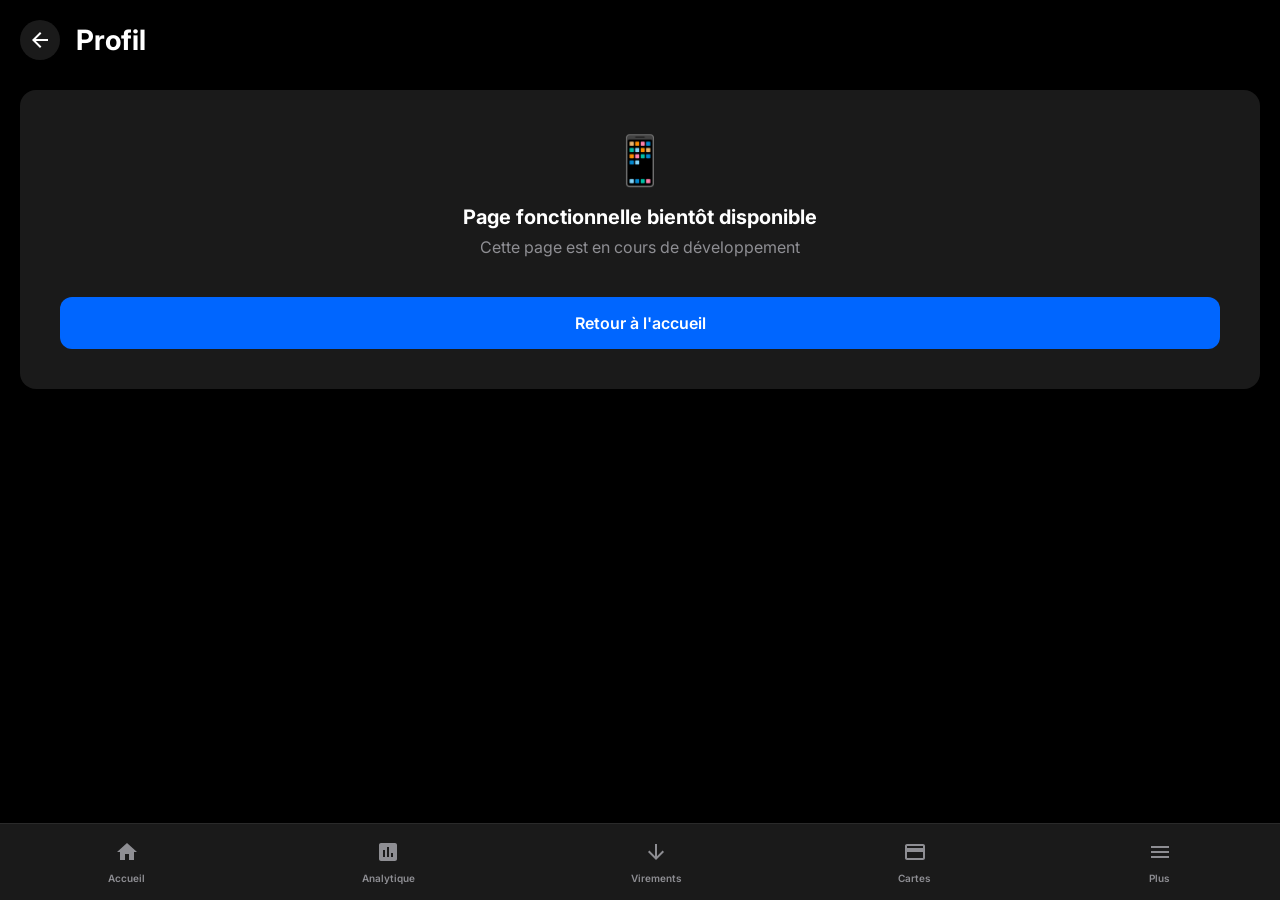
<file: profil.html>
<!DOCTYPE html>
<html lang="fr">
<head>
<meta charset="UTF-8">
<meta name="viewport" content="width=device-width,initial-scale=1.0">
<title>Profil</title>
<link rel="stylesheet" href="styles.css">
</head>
<body style="padding:20px;padding-bottom:100px">
<div style="display:flex;align-items:center;gap:16px;margin-bottom:30px">
<button style="width:40px;height:40px;background:var(--revolut-card);border-radius:50%;display:flex;align-items:center;justify-content:center;cursor:pointer;color:white;border:none" onclick="window.location.href='index.html'" id="backBtn"></button>
<div style="font-size:28px;font-weight:700">Profil</div>
</div>
<div style="background:var(--revolut-card);border-radius:16px;padding:40px;text-align:center">
<div style="font-size:48px;margin-bottom:16px">📱</div>
<div style="font-size:20px;font-weight:700;margin-bottom:8px">Page fonctionnelle bientôt disponible</div>
<div style="color:var(--revolut-text-secondary);margin-bottom:20px">Cette page est en cours de développement</div>
<button class="btn btn-primary" onclick="window.location.href='index.html'" style="margin-top:20px">Retour à l'accueil</button>
</div>
<div class="bottom-nav">
<div class="nav-item" onclick="window.location.href='index.html'"><div id="n1"></div><div class="nav-label">Accueil</div></div>
<div class="nav-item" onclick="window.location.href='analytics.html'"><div id="n2"></div><div class="nav-label">Analytique</div></div>
<div class="nav-item" onclick="window.location.href='virement.html'"><div id="n3"></div><div class="nav-label">Virements</div></div>
<div class="nav-item" onclick="window.location.href='cards.html'"><div id="n4"></div><div class="nav-label">Cartes</div></div>
<div class="nav-item" onclick="window.location.href='menu.html'"><div id="n5"></div><div class="nav-label">Plus</div></div>
</div>
<script src="icons.js"></script>
<script>
document.getElementById('backBtn').innerHTML=Icons.back;
document.getElementById('n1').innerHTML=Icons.home;
document.getElementById('n2').innerHTML=Icons.stats;
document.getElementById('n3').innerHTML=Icons.transfer;
document.getElementById('n4').innerHTML=Icons.card;
document.getElementById('n5').innerHTML=Icons.menu;
</script>
</body>
</html>
</file>
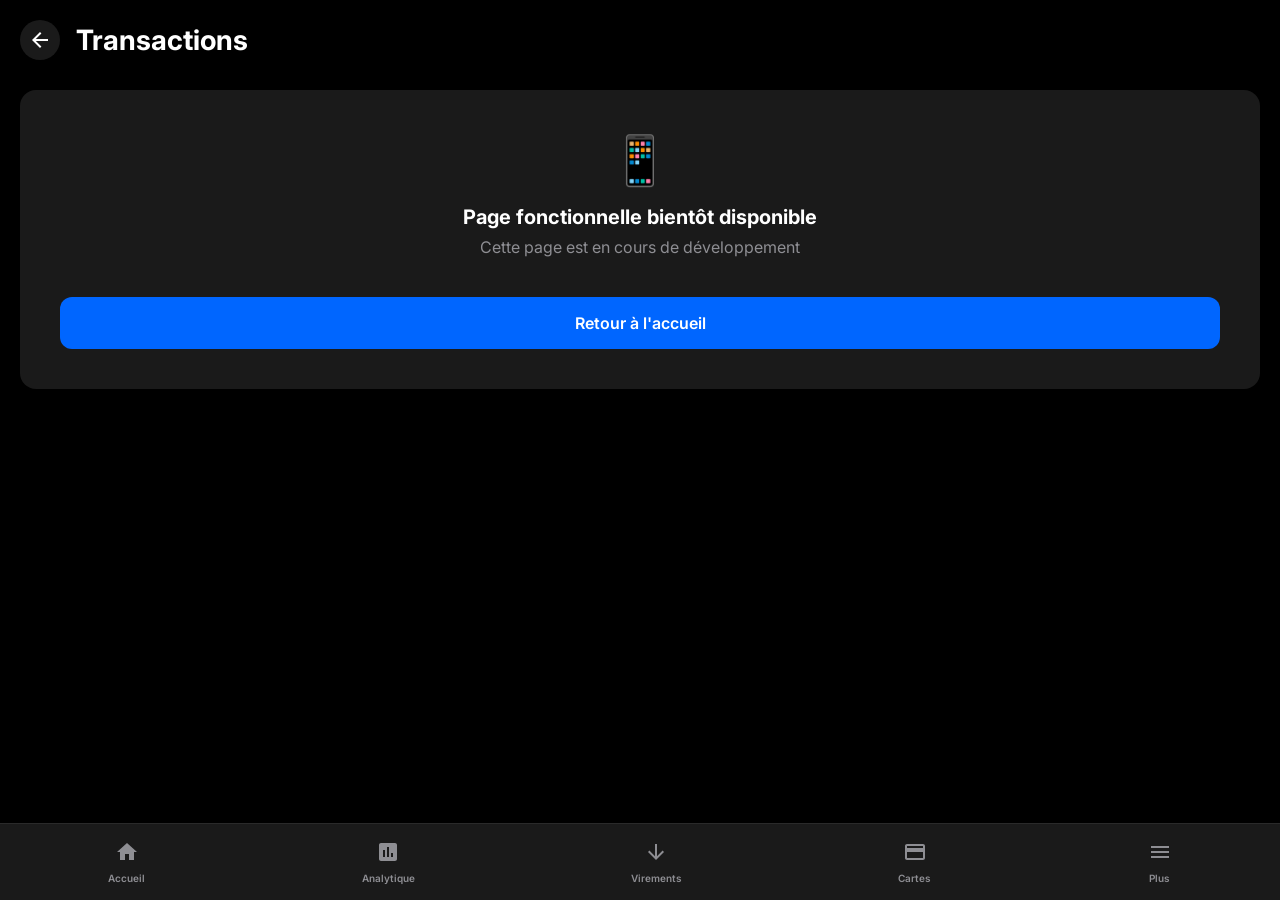
<file: transactions.html>
<!DOCTYPE html>
<html lang="fr">
<head>
<meta charset="UTF-8">
<meta name="viewport" content="width=device-width,initial-scale=1.0">
<title>Transactions</title>
<link rel="stylesheet" href="styles.css">
</head>
<body style="padding:20px;padding-bottom:100px">
<div style="display:flex;align-items:center;gap:16px;margin-bottom:30px">
<button style="width:40px;height:40px;background:var(--revolut-card);border-radius:50%;display:flex;align-items:center;justify-content:center;cursor:pointer;color:white;border:none" onclick="window.location.href='index.html'" id="backBtn"></button>
<div style="font-size:28px;font-weight:700">Transactions</div>
</div>
<div style="background:var(--revolut-card);border-radius:16px;padding:40px;text-align:center">
<div style="font-size:48px;margin-bottom:16px">📱</div>
<div style="font-size:20px;font-weight:700;margin-bottom:8px">Page fonctionnelle bientôt disponible</div>
<div style="color:var(--revolut-text-secondary);margin-bottom:20px">Cette page est en cours de développement</div>
<button class="btn btn-primary" onclick="window.location.href='index.html'" style="margin-top:20px">Retour à l'accueil</button>
</div>
<div class="bottom-nav">
<div class="nav-item" onclick="window.location.href='index.html'"><div id="n1"></div><div class="nav-label">Accueil</div></div>
<div class="nav-item" onclick="window.location.href='analytics.html'"><div id="n2"></div><div class="nav-label">Analytique</div></div>
<div class="nav-item" onclick="window.location.href='virement.html'"><div id="n3"></div><div class="nav-label">Virements</div></div>
<div class="nav-item" onclick="window.location.href='cards.html'"><div id="n4"></div><div class="nav-label">Cartes</div></div>
<div class="nav-item" onclick="window.location.href='menu.html'"><div id="n5"></div><div class="nav-label">Plus</div></div>
</div>
<script src="icons.js"></script>
<script>
document.getElementById('backBtn').innerHTML=Icons.back;
document.getElementById('n1').innerHTML=Icons.home;
document.getElementById('n2').innerHTML=Icons.stats;
document.getElementById('n3').innerHTML=Icons.transfer;
document.getElementById('n4').innerHTML=Icons.card;
document.getElementById('n5').innerHTML=Icons.menu;
</script>
</body>
</html>
</file>
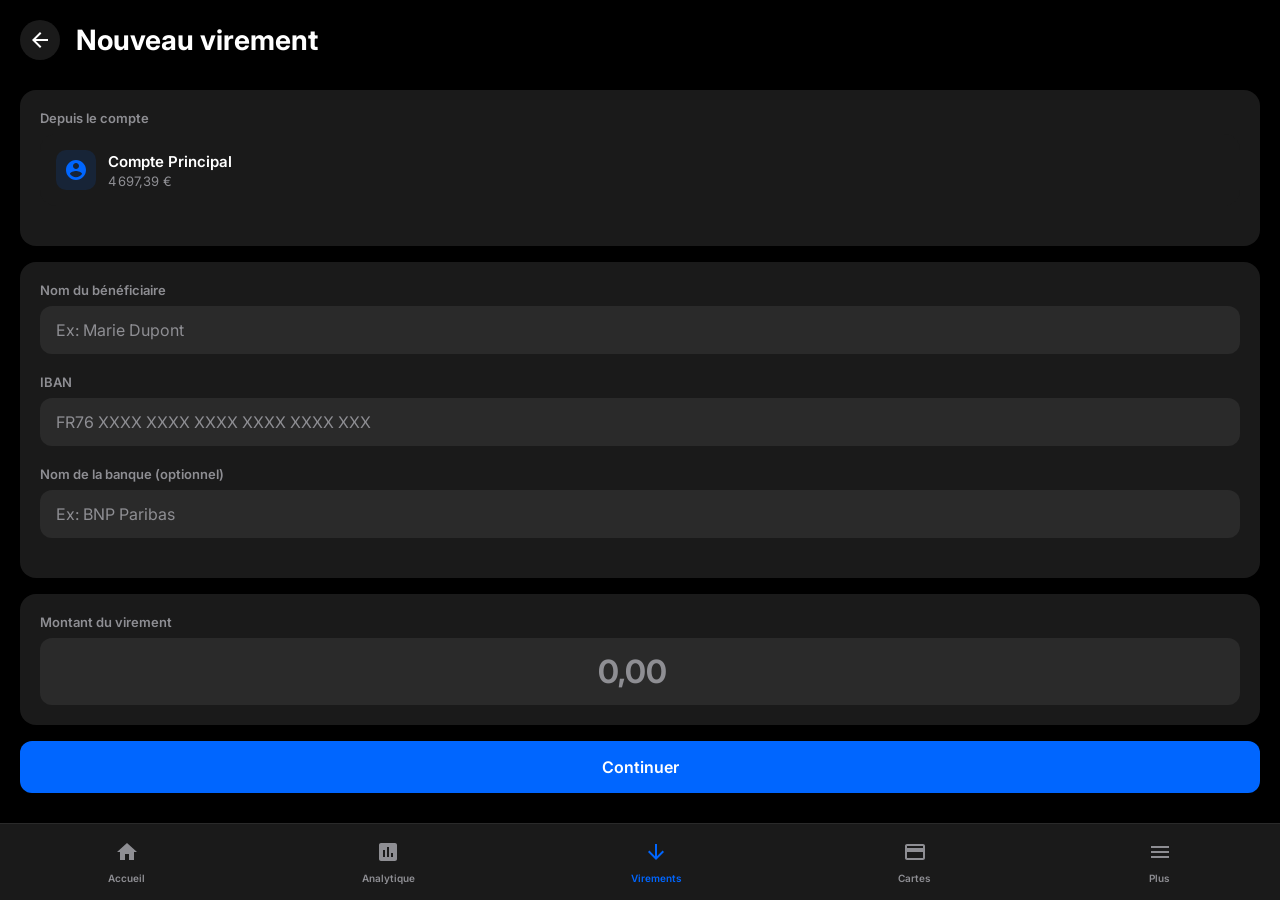
<file: virement.html>
<!DOCTYPE html>
<html lang="fr">
<head>
<meta charset="UTF-8">
<meta name="viewport" content="width=device-width,initial-scale=1.0">
<title>Virement</title>
<link rel="stylesheet" href="styles.css">
<style>
body{padding:20px;padding-bottom:100px}
.page-header{display:flex;align-items:center;gap:16px;margin-bottom:30px}
.back-button{width:40px;height:40px;background:var(--revolut-card);border-radius:50%;display:flex;align-items:center;justify-content:center;cursor:pointer;color:white;border:none}
.page-title{font-size:28px;font-weight:700}
.form-card{background:var(--revolut-card);border-radius:16px;padding:20px;margin-bottom:16px}
.form-label{display:block;font-size:13px;font-weight:600;color:var(--revolut-text-secondary);margin-bottom:8px}
.form-group{margin-bottom:20px}
.account-selector{background:var(--revolut-card);border-radius:16px;padding:16px;display:flex;align-items:center;gap:12px;margin-bottom:20px;cursor:pointer}
.account-icon-sm{width:40px;height:40px;border-radius:10px;display:flex;align-items:center;justify-content:center;font-size:20px}
.account-info-sm{flex:1}
.account-name-sm{font-size:15px;font-weight:600;margin-bottom:2px}
.account-balance-sm{font-size:13px;color:var(--revolut-text-secondary)}
.success-icon{width:80px;height:80px;background:var(--revolut-green);border-radius:50%;display:flex;align-items:center;justify-content:center;font-size:40px;margin:0 auto 20px;animation:scaleIn 0.4s}
@keyframes scaleIn{0%{transform:scale(0)}50%{transform:scale(1.1)}100%{transform:scale(1)}}
</style>
</head>
<body>
<div class="page-header">
<button class="back-button" onclick="window.location.href='index.html'" id="backBtn"></button>
<div class="page-title">Nouveau virement</div>
</div>
<div class="form-card">
<label class="form-label">Depuis le compte</label>
<div class="account-selector">
<div class="account-icon-sm" id="selectedAccountIcon" style="background:#0066FF20;color:#0066FF"></div>
<div class="account-info-sm">
<div class="account-name-sm" id="selectedAccountName">Compte Principal</div>
<div class="account-balance-sm" id="selectedAccountBalance">0,00 €</div>
</div>
</div>
</div>
<div class="form-card">
<div class="form-group">
<label class="form-label">Nom du bénéficiaire</label>
<input type="text" id="beneficiary" placeholder="Ex: Marie Dupont"/>
</div>
<div class="form-group">
<label class="form-label">IBAN</label>
<input type="text" id="iban" placeholder="FR76 XXXX XXXX XXXX XXXX XXXX XXX"/>
</div>
<div class="form-group">
<label class="form-label">Nom de la banque (optionnel)</label>
<input type="text" id="bankName" placeholder="Ex: BNP Paribas"/>
</div>
</div>
<div class="form-card">
<label class="form-label">Montant du virement</label>
<input type="number" id="amount" placeholder="0,00" step="0.01" style="font-size:32px;text-align:center;font-weight:700"/>
</div>
<button class="btn btn-primary" onclick="initiateTransfer()">Continuer</button>

<div id="confirmModal" class="modal-overlay hidden">
<div class="modal-content">
<div class="modal-header">
<div class="modal-title">Confirmer le virement</div>
<button class="modal-close" onclick="closeConfirm()">×</button>
</div>
<div id="confirmDetails"></div>
<div style="margin-top:20px">
<button class="btn btn-primary" onclick="executeTransfer()" style="margin-bottom:10px">Confirmer</button>
<button class="btn btn-secondary" onclick="closeConfirm()">Annuler</button>
</div>
</div>
</div>

<div id="loadingModal" class="modal-overlay hidden">
<div class="modal-content" style="text-align:center">
<div style="font-size:20px;font-weight:700;margin-bottom:20px">Traitement en cours...</div>
<div class="loader"></div>
<div style="font-size:13px;color:var(--revolut-text-secondary);margin-top:20px">Cela peut prendre quelques instants</div>
</div>
</div>

<div id="successModal" class="modal-overlay hidden">
<div class="modal-content" style="text-align:center">
<div class="success-icon" id="successIcon"></div>
<div style="font-size:24px;font-weight:700;margin-bottom:12px">Virement effectué !</div>
<div style="font-size:36px;font-weight:700;color:var(--revolut-green);margin-bottom:20px" id="successAmount">0 €</div>
<div id="successDetails"></div>
<button class="btn btn-primary" onclick="finishTransfer()" style="margin-top:20px">Terminé</button>
</div>
</div>

<div class="bottom-nav">
<div class="nav-item" onclick="window.location.href='index.html'"><div id="n1"></div><div class="nav-label">Accueil</div></div>
<div class="nav-item" onclick="window.location.href='analytics.html'"><div id="n2"></div><div class="nav-label">Analytique</div></div>
<div class="nav-item active" onclick="window.location.href='virement.html'"><div id="n3"></div><div class="nav-label">Virements</div></div>
<div class="nav-item" onclick="window.location.href='cards.html'"><div id="n4"></div><div class="nav-label">Cartes</div></div>
<div class="nav-item" onclick="window.location.href='menu.html'"><div id="n5"></div><div class="nav-label">Plus</div></div>
</div>

<script src="icons.js"></script>
<script src="database.js"></script>
<script>
document.getElementById('backBtn').innerHTML=Icons.back;
document.getElementById('selectedAccountIcon').innerHTML=Icons.account;
document.getElementById('n1').innerHTML=Icons.home;
document.getElementById('n2').innerHTML=Icons.stats;
document.getElementById('n3').innerHTML=Icons.transfer;
document.getElementById('n4').innerHTML=Icons.card;
document.getElementById('n5').innerHTML=Icons.menu;
document.getElementById('successIcon').innerHTML=Icons.check;

let selectedAccountId=1;
let transferData={};

function loadAccountData(){
const account=DB.getAccount(selectedAccountId);
document.getElementById('selectedAccountName').textContent=account.name;
document.getElementById('selectedAccountBalance').textContent=formatCurrency(account.balance);
}

function initiateTransfer(){
const beneficiary=document.getElementById('beneficiary').value.trim();
const iban=document.getElementById('iban').value.trim();
const amount=parseFloat(document.getElementById('amount').value);
const bankName=document.getElementById('bankName').value.trim()||'Banque inconnue';

if(!beneficiary||!iban||!amount||amount<=0){
showToast('Veuillez remplir tous les champs','error');
return;
}

const account=DB.getAccount(selectedAccountId);
if(account.balance<amount){
showToast('Solde insuffisant','error');
return;
}

transferData={beneficiary,iban,amount,bankName};

document.getElementById('confirmDetails').innerHTML=`
<div style="background:var(--revolut-gray);border-radius:12px;padding:16px;margin:12px 0;text-align:left">
<div style="font-size:13px;color:var(--revolut-text-secondary);margin-bottom:4px">De</div>
<div style="font-size:15px;font-weight:600">${account.name}</div>
</div>
<div style="background:var(--revolut-gray);border-radius:12px;padding:16px;margin:12px 0;text-align:left">
<div style="font-size:13px;color:var(--revolut-text-secondary);margin-bottom:4px">Vers</div>
<div style="font-size:15px;font-weight:600">${beneficiary}</div>
</div>
<div style="background:var(--revolut-gray);border-radius:12px;padding:16px;margin:12px 0;text-align:left">
<div style="font-size:13px;color:var(--revolut-text-secondary);margin-bottom:4px">IBAN</div>
<div style="font-size:15px;font-weight:600">${iban}</div>
</div>
<div style="background:var(--revolut-gray);border-radius:12px;padding:16px;margin:12px 0;text-align:left">
<div style="font-size:13px;color:var(--revolut-text-secondary);margin-bottom:4px">Montant</div>
<div style="font-size:24px;font-weight:700;color:var(--revolut-red)">${formatCurrency(amount)}</div>
</div>
`;

document.getElementById('confirmModal').classList.remove('hidden');
}

function closeConfirm(){
document.getElementById('confirmModal').classList.add('hidden');
}

function executeTransfer(){
closeConfirm();
document.getElementById('loadingModal').classList.remove('hidden');

setTimeout(()=>{
const result=DB.makeTransfer(selectedAccountId,transferData.iban,transferData.amount,transferData.beneficiary,transferData.bankName);

document.getElementById('loadingModal').classList.add('hidden');

if(result.success){
document.getElementById('successAmount').textContent=formatCurrency(transferData.amount);

const now=new Date();
const isWeekend=now.getDay()===0||now.getDay()===6;

document.getElementById('successDetails').innerHTML=`
<div style="background:var(--revolut-gray);border-radius:12px;padding:16px;margin:12px 0;text-align:left">
<div style="font-size:13px;color:var(--revolut-text-secondary);margin-bottom:4px">Bénéficiaire</div>
<div style="font-size:15px;font-weight:600">${transferData.beneficiary}</div>
</div>
<div style="background:var(--revolut-gray);border-radius:12px;padding:16px;margin:12px 0;text-align:left">
<div style="font-size:13px;color:var(--revolut-text-secondary);margin-bottom:4px">Date</div>
<div style="font-size:15px;font-weight:600">${formatDate(now.toISOString())}</div>
</div>
${isWeekend?`
<div style="background:rgba(255,159,10,0.15);border-left:3px solid var(--revolut-orange);padding:14px;border-radius:8px;margin-top:12px;font-size:13px;text-align:left;line-height:1.5">
⚠️ Nos services sont momentanément saturés - Le virement arrivera dans 1 à 2 heures
</div>
`:`
<div style="background:rgba(255,159,10,0.15);border-left:3px solid var(--revolut-orange);padding:14px;border-radius:8px;margin-top:12px;font-size:13px;text-align:left;line-height:1.5">
⚠️ Nos services sont momentanément saturés - Le virement arrivera dans 1 à 2 heures
</div>
`}
`;

document.getElementById('successModal').classList.remove('hidden');
showToast('Virement effectué avec succès','success');
}else{
showToast(result.error,'error');
}
},10000);
}

function finishTransfer(){
window.location.href='index.html';
}

window.addEventListener('DOMContentLoaded',loadAccountData);
</script>
</body>
</html>
</file>
<file: styles.css>
@import url('https://fonts.googleapis.com/css2?family=Inter:wght@400;500;600;700;800&display=swap');
:root{--revolut-blue-dark:#0033A0;--revolut-blue:#0066FF;--revolut-bg:#000000;--revolut-card:#1A1A1A;--revolut-gray:#2A2A2A;--revolut-gray-light:#3A3A3A;--revolut-text:#FFFFFF;--revolut-text-secondary:#8E8E93;--revolut-green:#32D74B;--revolut-red:#FF453A;--revolut-orange:#FF9F0A;--font-family:'Inter',-apple-system,sans-serif}
*{margin:0;padding:0;box-sizing:border-box;-webkit-tap-highlight-color:transparent}
body{font-family:var(--font-family);background:var(--revolut-bg);color:var(--revolut-text);-webkit-font-smoothing:antialiased}
.lock-screen{min-height:100vh;background:#000;display:flex;flex-direction:column;align-items:center;justify-content:center;padding:40px 20px}
.lock-logo{margin-bottom:24px;animation:fadeIn 0.6s ease}
.lock-greeting{font-size:24px;font-weight:700;margin-bottom:60px;animation:fadeIn 0.6s ease 0.2s backwards}
.pin-dots{display:flex;gap:16px;margin-bottom:60px;animation:fadeIn 0.6s ease 0.4s backwards}
.pin-dot{width:12px;height:12px;border-radius:50%;background:var(--revolut-gray);transition:all 0.3s}
.pin-dot.filled{background:var(--revolut-blue);transform:scale(1.2)}
.pin-dot.error{background:var(--revolut-red);animation:shake 0.5s}
.keypad{display:grid;grid-template-columns:repeat(3,1fr);gap:20px;max-width:300px;width:100%;margin-bottom:30px;animation:fadeIn 0.6s ease 0.6s backwards}
.key{aspect-ratio:1;border:none;background:transparent;color:var(--revolut-text);font-size:32px;font-weight:300;cursor:pointer;border-radius:50%;transition:all 0.2s;font-family:var(--font-family)}
.key:hover{background:var(--revolut-gray)}
.key:active{transform:scale(0.95);background:var(--revolut-gray-light)}
.key.empty{pointer-events:none}
.forgot-pin{color:var(--revolut-blue);font-size:14px;font-weight:500;text-decoration:none;animation:fadeIn 0.6s ease 0.8s backwards}
.app-header{padding:16px 20px;display:flex;align-items:center;justify-content:space-between;background:linear-gradient(180deg,var(--revolut-blue-dark) 0%,var(--revolut-blue) 100%)}
.header-left{display:flex;align-items:center;gap:12px;flex:1}
.user-avatar{width:36px;height:36px;border-radius:50%;background:rgba(255,255,255,0.2);backdrop-filter:blur(10px);display:flex;align-items:center;justify-content:center;font-weight:700;font-size:14px;cursor:pointer;transition:transform 0.2s}
.user-avatar:active{transform:scale(0.95)}
.search-input{flex:1;background:rgba(255,255,255,0.15);backdrop-filter:blur(10px);border:none;border-radius:20px;padding:8px 16px;color:white;font-size:15px;font-family:var(--font-family)}
.search-input::placeholder{color:rgba(255,255,255,0.6)}
.header-icons{display:flex;gap:8px}
.header-icon{width:36px;height:36px;border-radius:50%;background:rgba(255,255,255,0.15);backdrop-filter:blur(10px);display:flex;align-items:center;justify-content:center;cursor:pointer;transition:all 0.2s;color:white}
.header-icon:active{transform:scale(0.95);background:rgba(255,255,255,0.25)}
.balance-section{background:linear-gradient(180deg,var(--revolut-blue) 0%,var(--revolut-blue-dark) 100%);padding:30px 20px 35px;text-align:center}
.account-type{font-size:13px;font-weight:500;opacity:0.9;margin-bottom:8px}
.main-balance{font-size:42px;font-weight:800;letter-spacing:-1.5px;margin-bottom:18px;line-height:1}
.accounts-button{background:rgba(255,255,255,0.2);backdrop-filter:blur(10px);border:none;color:white;padding:10px 28px;border-radius:20px;font-size:15px;font-weight:600;cursor:pointer;transition:all 0.2s;font-family:var(--font-family)}
.accounts-button:active{transform:scale(0.98);background:rgba(255,255,255,0.3)}
.card-indicators{display:flex;justify-content:center;gap:6px;margin-top:18px}
.card-dot{width:6px;height:6px;border-radius:50%;background:rgba(255,255,255,0.3);transition:all 0.3s}
.card-dot.active{width:20px;border-radius:3px;background:white}
.action-buttons{display:flex;justify-content:center;gap:28px;padding:30px 20px;background:var(--revolut-blue-dark);margin:0}
.action-button{display:flex;flex-direction:column;align-items:center;gap:10px;cursor:pointer;transition:transform 0.2s}
.action-button:active{transform:scale(0.95)}
.action-circle{width:64px;height:64px;border-radius:50%;background:rgba(255,255,255,0.2);backdrop-filter:blur(20px);display:flex;align-items:center;justify-content:center;color:white;transition:all 0.2s}
.action-button:hover .action-circle{background:rgba(255,255,255,0.25)}
.action-label{font-size:13px;font-weight:500;color:white}
.transactions-container{background:var(--revolut-bg);border-radius:24px 24px 0 0;padding:24px 20px;min-height:50vh;margin-top:-24px}
.section-header{display:flex;justify-content:space-between;align-items:center;margin-bottom:20px}
.section-title{font-size:22px;font-weight:700}
.see-all-link{color:var(--revolut-blue);font-size:15px;font-weight:600;text-decoration:none;transition:opacity 0.2s}
.see-all-link:active{opacity:0.7}
.date-divider{font-size:13px;font-weight:600;color:var(--revolut-text-secondary);margin:24px 0 12px;text-transform:capitalize}
.transaction-item{display:flex;align-items:center;gap:12px;padding:12px 0;cursor:pointer;transition:opacity 0.2s}
.transaction-item:active{opacity:0.7}
.transaction-icon{width:48px;height:48px;border-radius:12px;background:var(--revolut-card);display:flex;align-items:center;justify-content:center;flex-shrink:0;color:white}
.transaction-details{flex:1;min-width:0}
.transaction-name{font-size:15px;font-weight:600;margin-bottom:2px;white-space:nowrap;overflow:hidden;text-overflow:ellipsis}
.transaction-time{font-size:13px;color:var(--revolut-text-secondary)}
.transaction-amount{font-size:17px;font-weight:700;white-space:nowrap}
.transaction-amount.positive{color:var(--revolut-green)}
.transaction-amount.negative{color:var(--revolut-text)}
.bottom-nav{position:fixed;bottom:0;left:0;right:0;background:var(--revolut-card);border-top:1px solid var(--revolut-gray);display:flex;justify-content:space-around;padding:8px 0 calc(8px + env(safe-area-inset-bottom));z-index:1000}
.nav-item{display:flex;flex-direction:column;align-items:center;gap:4px;padding:8px 16px;text-decoration:none;color:var(--revolut-text-secondary);transition:color 0.2s;cursor:pointer}
.nav-item.active{color:var(--revolut-blue)}
.nav-item svg{width:24px;height:24px}
.nav-label{font-size:10px;font-weight:600}
.modal-overlay{position:fixed;top:0;left:0;right:0;bottom:0;background:rgba(0,0,0,0.85);backdrop-filter:blur(10px);display:flex;align-items:center;justify-content:center;z-index:9999;padding:20px;animation:fadeIn 0.3s ease}
.modal-content{background:var(--revolut-card);border-radius:24px;padding:24px;max-width:400px;width:100%;max-height:85vh;overflow-y:auto;animation:slideUp 0.3s ease}
.modal-header{display:flex;justify-content:space-between;align-items:center;margin-bottom:24px}
.modal-title{font-size:24px;font-weight:700}
.modal-close{width:32px;height:32px;border-radius:50%;background:var(--revolut-gray);border:none;color:white;cursor:pointer;display:flex;align-items:center;justify-content:center;transition:all 0.2s;font-size:20px;line-height:1}
.modal-close:active{transform:scale(0.95)}
.btn{padding:16px 24px;border:none;border-radius:12px;font-size:16px;font-weight:600;cursor:pointer;transition:all 0.2s;font-family:var(--font-family);width:100%}
.btn:active{transform:scale(0.98)}
.btn-primary{background:var(--revolut-blue);color:white}
.btn-secondary{background:var(--revolut-gray);color:white}
input,select,textarea{width:100%;background:var(--revolut-gray);border:none;color:white;padding:14px 16px;border-radius:12px;font-size:16px;font-family:var(--font-family);transition:all 0.2s}
input:focus,select:focus,textarea:focus{outline:none;background:var(--revolut-gray-light)}
input::placeholder{color:var(--revolut-text-secondary)}
.loader{width:40px;height:40px;border:4px solid var(--revolut-gray);border-top-color:var(--revolut-blue);border-radius:50%;animation:spin 0.8s linear infinite;margin:20px auto}
@keyframes fadeIn{from{opacity:0}to{opacity:1}}
@keyframes slideUp{from{opacity:0;transform:translateY(20px)}to{opacity:1;transform:translateY(0)}}
@keyframes shake{0%,100%{transform:translateX(0)}25%{transform:translateX(-10px)}75%{transform:translateX(10px)}}
@keyframes spin{from{transform:rotate(0deg)}to{transform:rotate(360deg)}}
.hidden{display:none!important}
.text-center{text-align:center}
::-webkit-scrollbar{width:6px}
::-webkit-scrollbar-track{background:var(--revolut-bg)}
::-webkit-scrollbar-thumb{background:var(--revolut-gray);border-radius:3px}
</file>
